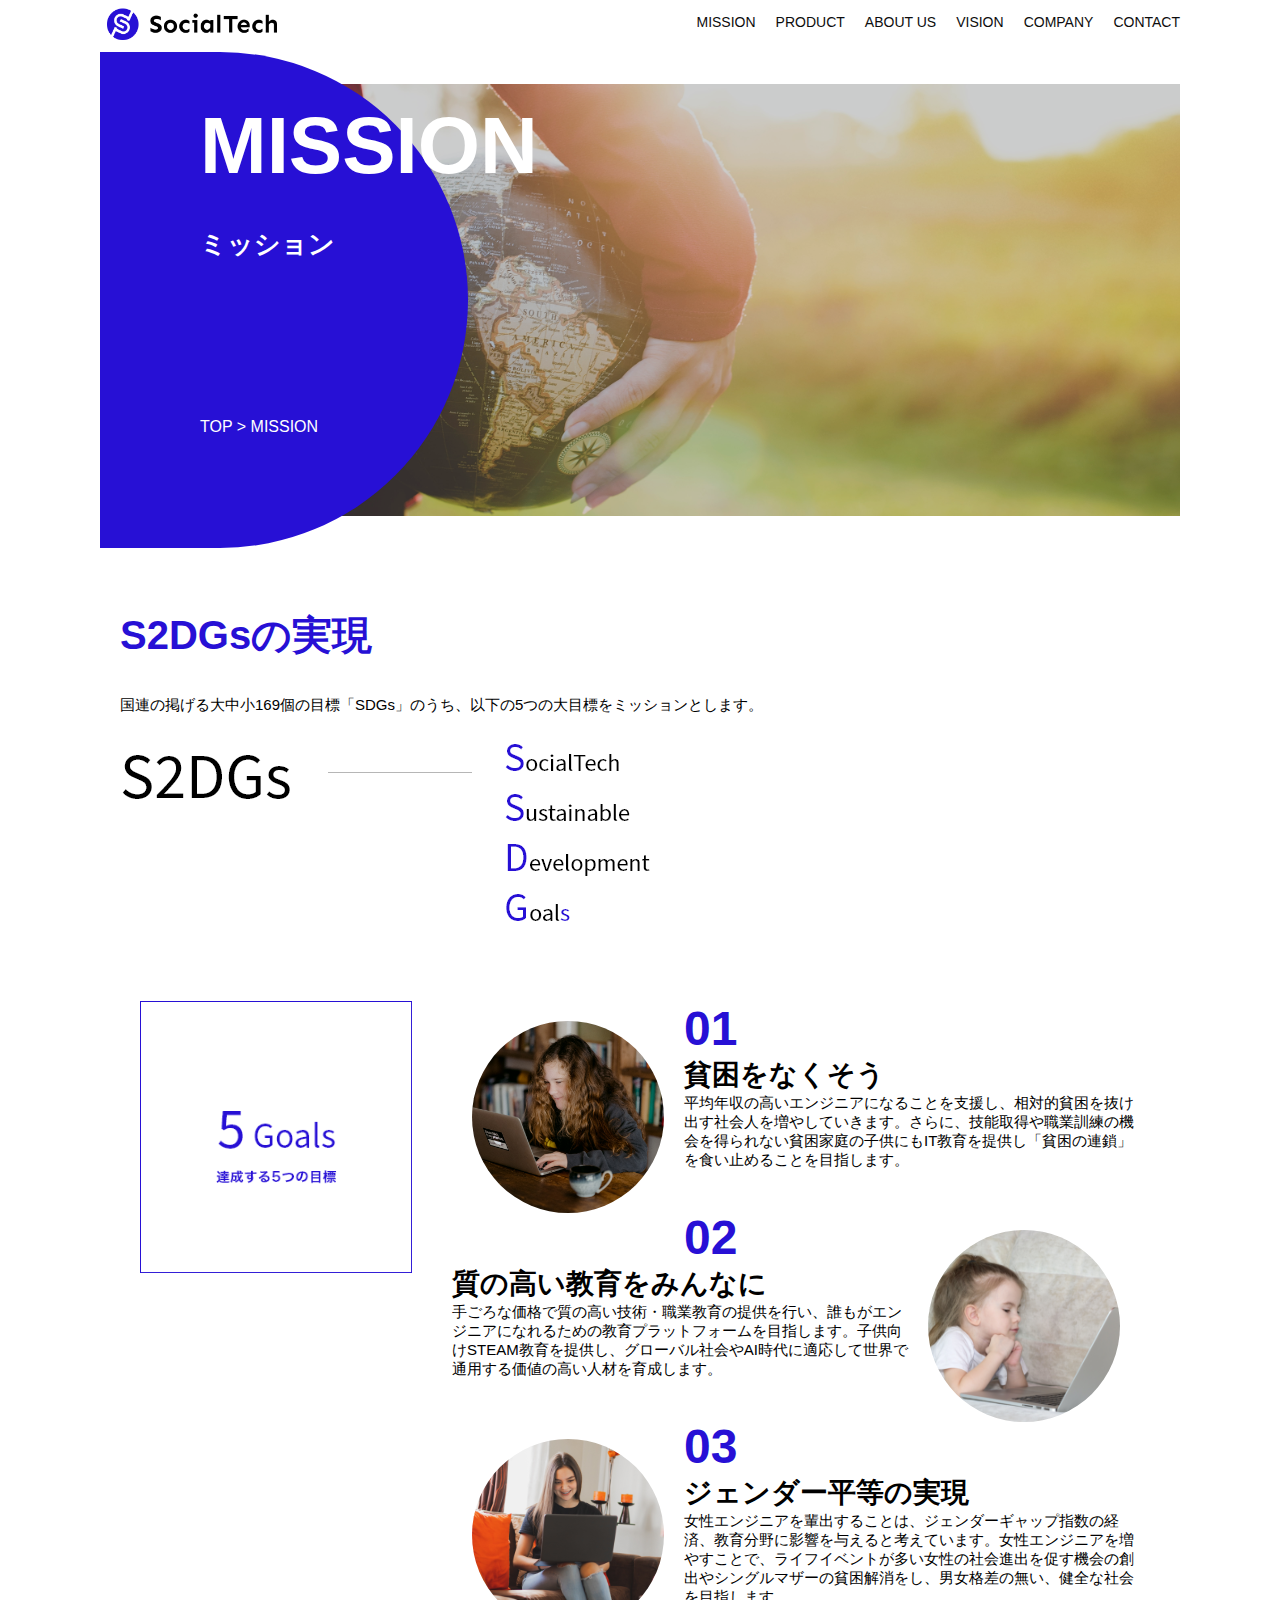
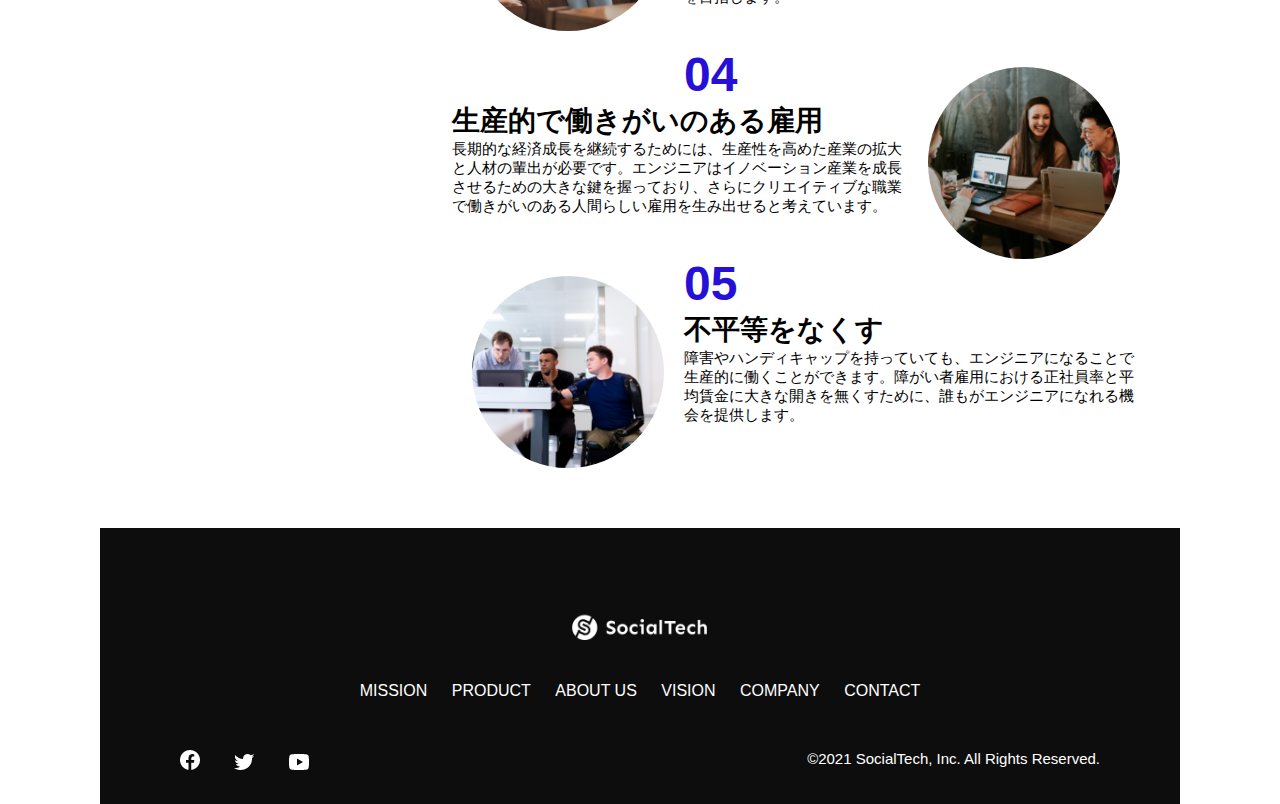
<file: kadai_tutorial_output/mission.html>
<!DOCTYPE html>
<html lang="en">
  <head>
    <meta charset="UTF-8" />
    <meta name="viewport" content="width=device-width, initial-scale=1.0" />
    <title>SocialTech - MISSION ミッション -</title>
    <link rel="stylesheet" href="style.css" />
    <meta
      name="description"
      content="SocialTechが目指す5つの目標（S2DGs）を紹介します"
    />
  </head>
  <body>
    <header>
      <a href="index.html" id="logo">
        <img src="images/logo.png" alt="トップページに戻る" />
      </a>

      <nav id="nav-pc">
        <ul>
          <li><a href="mission.html">MISSION</a></li>
          <li><a href="product.html">PRODUCT</a></li>
          <li><a href="index.html#aboutus">ABOUT US</a></li>
          <li><a href="index.html#vision">VISION</a></li>
          <li><a href="index.html#company">COMPANY</a></li>
          <li><a href="index.html#contact">CONTACT</a></li>
        </ul>
      </nav>

      <!-- スマホ用メニューボタン -->
      <button
        id="menu-sp"
        onclick="document.getElementById('nav-sp').style.display='block'"
      >
        <img src="images/button-menu.png" alt="ナビゲーションを開く" />
      </button>

      <div id="nav-sp">
        <button
          id="close"
          onclick="document.getElementById('nav-sp').style.display='none'"
        >
          <img src="images/button-close.png" alt="ナビゲーションを閉じる" />
        </button>

        <nav>
          <ul>
            <li>
              <a
                id="logo-sp"
                href="index.html"
                onclick="document.getElementById('nav-sp').style.display='none'"
                ><img src="images/logo-sp.png" alt="トップページに戻る"
              /></a>
            </li>
            <li>
              <a
                class="menu"
                href="mission.html"
                onclick="document.getElementById('nav-sp').style.display='none'"
                >MISSION</a
              >
            </li>
            <li>
              <a
                class="menu"
                href="product.html"
                onclick="document.getElementById('nav-sp').style.display='none'"
                >PRODUCT</a
              >
            </li>
            <li>
              <a
                class="menu"
                href="index.html#aboutus"
                onclick="document.getElementById('nav-sp').style.display='none'"
                >ABOUT US</a
              >
            </li>
            <li>
              <a
                class="menu"
                href="index.html#vision"
                onclick="document.getElementById('nav-sp').style.display='none'"
                >VISION</a
              >
            </li>
            <li>
              <a
                class="menu"
                href="index.html#company"
                onclick="document.getElementById('nav-sp').style.display='none'"
                >COMPANY</a
              >
            </li>
            <li>
              <a
                class="menu"
                href="index.html#contact"
                onclick="document.getElementById('nav-sp').style.display='none'"
                >CONTACT</a
              >
            </li>
          </ul>
        </nav>

        <div id="sns">
          <a href="https://www.facebook.com/sejuku2013">
            <img src="images/button-facebook.png" alt="Facebookのリンク" />
          </a>
          <a href="https://twitter.com/samuraijuku">
            <img src="images/button-twitter.png" alt="Twitterのリンク" />
          </a>
          <a href="https://www.youtube.com/channel/uccf0Q05aDK0xXam4cUQXT8g">
            <img src="images/button-youtube.png" alt="YouTubeのリンク" />
          </a>
        </div>
      </div>
    </header>

    <main>
      <article>
        <section id="mission-main">
          <div class="mission-main-inner">
            <div id="mission-title">
              <h1>MISSION<br /><span>ミッション</span></h1>
              <p>TOP > MISSION</p>
            </div>
          </div>
        </section>

        <section id="mission-s2dgs">
          <h2 class="mission-h2">S2DGsの実現</h2>
          <p>
            国連の掲げる大中小169個の目標「SDGs」のうち、以下の5つの大目標をミッションとします。
          </p>
          <img src="images/mission/mission-s2dgs.png" alt="S2DGs" />
        </section>

        <section id="mission-five-goals">
          <div class="five-goals-image">
            <img src="images/mission/mission-5goals.png" alt="5Goals" />
          </div>
          <div class="five-goals-read">
            <div>
              <img
                class="fivegoals-image-left"
                src="images/mission/mission-5goals01.png"
                alt="PCを操作する女の子"
              />
              <span class="fivegoals-number">01</span>
              <h3 class="fivegoals-h3">貧困をなくそう</h3>
              <p class="fivegoals-p">
                平均年収の高いエンジニアになることを支援し、相対的貧困を抜け出す社会人を増やしていきます。さらに、技能取得や職業訓練の機会を得られない貧困家庭の子供にもIT教育を提供し「貧困の連鎖」を食い止めることを目指します。
              </p>
            </div>

            <div>
              <img
                class="fivegoals-image-right"
                src="images/mission/mission-5goals02.png"
                alt="PCを操作する女の子"
              />
              <span class="fivegoals-number">02</span>
              <h3 class="fivegoals-h3">質の高い教育をみんなに</h3>
              <p class="fivegoals-p">
                手ごろな価格で質の高い技術・職業教育の提供を行い、誰もがエンジニアになれるための教育プラットフォームを目指します。子供向けSTEAM教育を提供し、グローバル社会やAI時代に適応して世界で通用する価値の高い人材を育成します。
              </p>
            </div>

            <div>
              <img
                class="fivegoals-image-left"
                src="images/mission/mission-5goals03.png"
                alt="PCを操作する女の子"
              />
              <span class="fivegoals-number">03</span>
              <h3 class="fivegoals-h3">ジェンダー平等の実現</h3>
              <p class="fivegoals-p">
                女性エンジニアを輩出することは、ジェンダーギャップ指数の経済、教育分野に影響を与えると考えています。女性エンジニアを増やすことで、ライフイベントが多い女性の社会進出を促す機会の創出やシングルマザーの貧困解消をし、男女格差の無い、健全な社会を目指します。
              </p>
            </div>

            <div>
              <img
                class="fivegoals-image-right"
                src="images/mission/mission-5goals04.png"
                alt="PCを操作する女の子"
              />
              <span class="fivegoals-number">04</span>
              <h3 class="fivegoals-h3">生産的で働きがいのある雇用</h3>
              <p class="fivegoals-p">
                長期的な経済成長を継続するためには、生産性を高めた産業の拡大と人材の輩出が必要です。エンジニアはイノベーション産業を成長させるための大きな鍵を握っており、さらにクリエイティブな職業で働きがいのある人間らしい雇用を生み出せると考えています。
              </p>
            </div>

            <div>
              <img
                class="fivegoals-image-left"
                src="images/mission/mission-5goals05.png"
                alt="PCを操作する女の子"
              />
              <span class="fivegoals-number">05</span>
              <h3 class="fivegoals-h3">不平等をなくす</h3>
              <p class="fivegoals-p">
                障害やハンディキャップを持っていても、エンジニアになることで生産的に働くことができます。障がい者雇用における正社員率と平均賃金に大きな開きを無くすために、誰もがエンジニアになれる機会を提供します。
              </p>
            </div>
          </div>
        </section>
      </article>
    </main>

    <footer>
      <div id="footer-logo">
        <img src="images/logo-sp.png" alt="SocialTech" />
      </div>
      <div id="footer-link">
        <a href="mission.html">MISSION</a>
        <a href="product.html">PRODUCT</a>
        <a href="index.html#aboutus">ABOUT US</a>
        <a href="index.html#vision">VISION</a>
        <a href="index.html#company">COMPANY</a>
        <a href="index.html#contact">CONTACT</a>
      </div>
      <div id="sns-footer">
        <div class="sns-btns">
          <a href="https://www.facebook.com/sejuku2013"
            ><img src="images/button-facebook.png" alt="Facebookのリンク"
          /></a>
          <a href="https://twitter.com/samuraijuku"
            ><img src="images/button-twitter.png" alt="Twitterのリンク"
          /></a>
          <a href="https://www.youtube.com/channel/UCCF0Q05aDK0xXam4cUQXT8g"
            ><img src="images/button-youtube.png" alt="YouTubeのリンク"
          /></a>
        </div>
        <p id="copyright">&copy;2021 SocialTech, Inc. All Rights Reserved.</p>
      </div>
    </footer>
  </body>
</html>
</file>
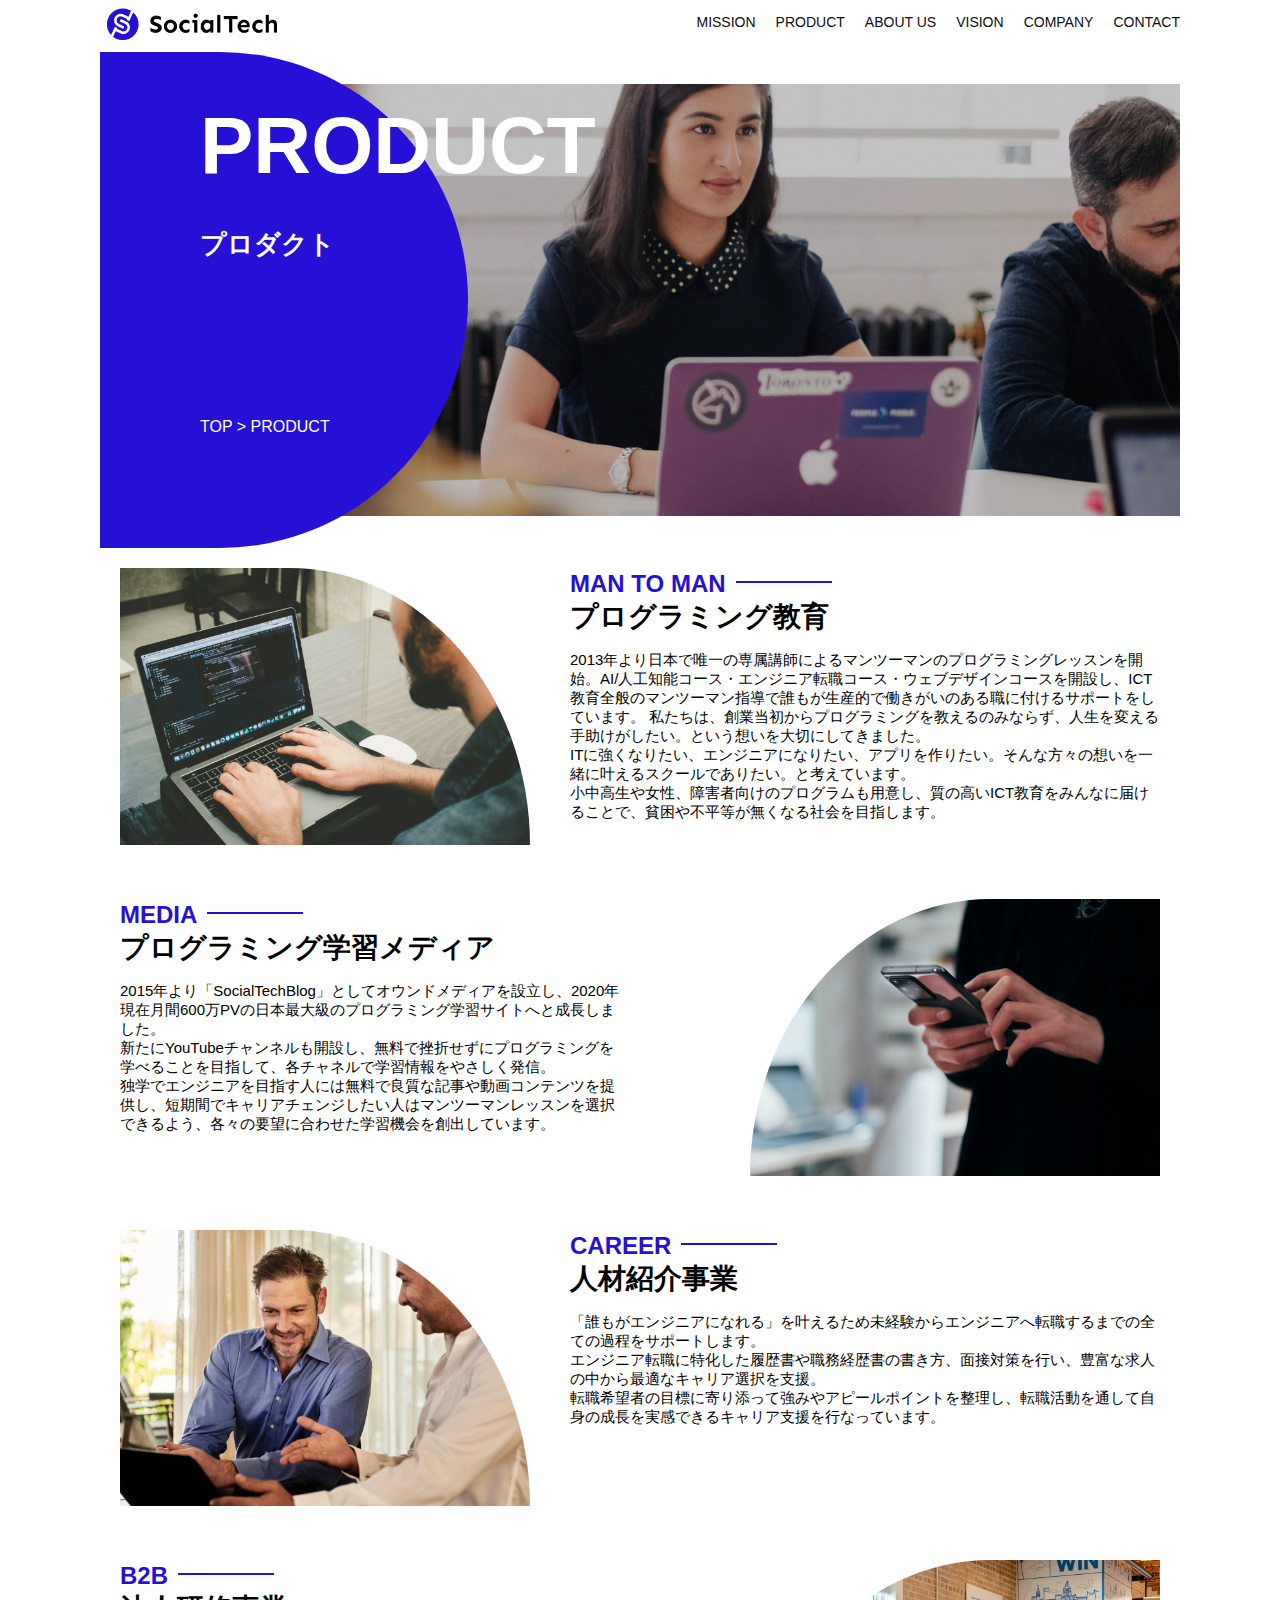
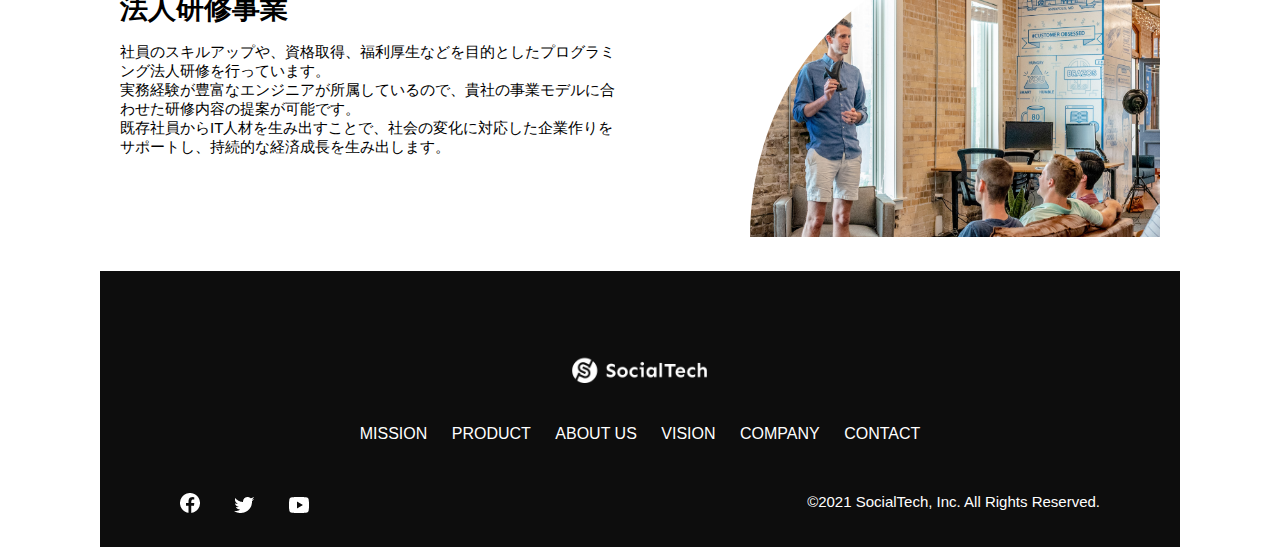
<file: kadai_tutorial_output/product.html>
<!DOCTYPE html>
<html lang="en">
  <head>
    <meta charset="UTF-8" />
    <meta name="viewport" content="width=device-width, initial-scale=1.0" />
    <title>SocialTech -PRODUCT プロダクト-</title>
    <link rel="stylesheet" href="style.css" />
    <meta
      name="description"
      content="SocialTechの4つのプロダクトを紹介します"
    />
  </head>
  <body>
    <header>
      <a href="index.html" id="logo">
        <img src="images/logo.png" alt="トップページに戻る" />
      </a>

      <nav id="nav-pc">
        <ul>
          <li><a href="mission.html">MISSION</a></li>
          <li><a href="product.html">PRODUCT</a></li>
          <li><a href="index.html#aboutus">ABOUT US</a></li>
          <li><a href="index.html#vision">VISION</a></li>
          <li><a href="index.html#company">COMPANY</a></li>
          <li><a href="index.html#contact">CONTACT</a></li>
        </ul>
      </nav>

      <!-- スマホ用メニューボタン -->
      <button
        id="menu-sp"
        onclick="document.getElementById('nav-sp').style.display='block'"
      >
        <img src="images/button-menu.png" alt="ナビゲーションを開く" />
      </button>

      <div id="nav-sp">
        <button
          id="close"
          onclick="document.getElementById('nav-sp').style.display='none'"
        >
          <img src="images/button-close.png" alt="ナビゲーションを閉じる" />
        </button>

        <nav>
          <ul>
            <li>
              <a
                id="logo-sp"
                href="index.html"
                onclick="document.getElementById('nav-sp').style.display='none'"
                ><img src="images/logo-sp.png" alt="トップページに戻る"
              /></a>
            </li>
            <li>
              <a
                class="menu"
                href="mission.html"
                onclick="document.getElementById('nav-sp').style.display='none'"
                >MISSION</a
              >
            </li>
            <li>
              <a
                class="menu"
                href="product.html"
                onclick="document.getElementById('nav-sp').style.display='none'"
                >PRODUCT</a
              >
            </li>
            <li>
              <a
                class="menu"
                href="index.html#aboutus"
                onclick="document.getElementById('nav-sp').style.display='none'"
                >ABOUT US</a
              >
            </li>
            <li>
              <a
                class="menu"
                href="index.html#vision"
                onclick="document.getElementById('nav-sp').style.display='none'"
                >VISION</a
              >
            </li>
            <li>
              <a
                class="menu"
                href="index.html#company"
                onclick="document.getElementById('nav-sp').style.display='none'"
                >COMPANY</a
              >
            </li>
            <li>
              <a
                class="menu"
                href="index.html#contact"
                onclick="document.getElementById('nav-sp').style.display='none'"
                >CONTACT</a
              >
            </li>
          </ul>
        </nav>

        <div id="sns">
          <a href="https://www.facebook.com/sejuku2013">
            <img src="images/button-facebook.png" alt="Facebookのリンク" />
          </a>
          <a href="https://twitter.com/samuraijuku">
            <img src="images/button-twitter.png" alt="Twitterのリンク" />
          </a>
          <a href="https://www.youtube.com/channel/uccf0Q05aDK0xXam4cUQXT8g">
            <img src="images/button-youtube.png" alt="YouTubeのリンク" />
          </a>
        </div>
      </div>
    </header>

    <main>
      <article>
        <section id="product-main">
          <div class="product-main-inner">
            <div id="product-title">
              <h1>PRODUCT<br /><span>プロダクト</span></h1>
              <p>TOP > PRODUCT</p>
            </div>
          </div>
        </section>

        <section class="product-section product-section-left">
          <div class="product-section-img">
            <img
              src="images/product/product-mantoman.png"
              alt="PCでコードを書く男性"
            />
          </div>
          <div class="product-read">
            <h2 class="product-h2">MAN TO MAN</h2>
            <h3 class="product-h3">プログラミング教育</h3>
            <p>
              2013年より日本で唯一の専属講師によるマンツーマンのプログラミングレッスンを開始。AI/人工知能コース・エンジニア転職コース・ウェブデザインコースを開設し、ICT教育全般のマンツーマン指導で誰もが生産的で働きがいのある職に付けるサポートをしています。
              私たちは、創業当初からプログラミングを教えるのみならず、人生を変える手助けがしたい。という想いを大切にしてきました。<br />ITに強くなりたい、エンジニアになりたい、アプリを作りたい。そんな方々の想いを一緒に叶えるスクールでありたい。と考えています。<br />小中高生や女性、障害者向けのプログラムも用意し、質の高いICT教育をみんなに届けることで、貧困や不平等が無くなる社会を目指します。
            </p>
          </div>
        </section>

        <section class="product-section product-section-right">
          <div class="product-read">
            <h2 class="product-h2">MEDIA</h2>
            <h3 class="product-h3">プログラミング学習メディア</h3>
            <p>
              2015年より「SocialTechBlog」としてオウンドメディアを設立し、2020年現在月間600万PVの日本最大級のプログラミング学習サイトへと成長しました。<br />新たにYouTubeチャンネルも開設し、無料で挫折せずにプログラミングを学べることを目指して、各チャネルで学習情報をやさしく発信。<br />独学でエンジニアを目指す人には無料で良質な記事や動画コンテンツを提供し、短期間でキャリアチェンジしたい人はマンツーマンレッスンを選択できるよう、各々の要望に合わせた学習機会を創出しています。
            </p>
          </div>
          <div class="product-section-img">
            <img
              src="images/product/product-media.png"
              alt="スマートフォンを操作する人"
            />
          </div>
        </section>

        <section class="product-section product-section-left">
          <div class="product-section-img">
            <img
              src="images/product/product-career.png"
              alt="笑顔で話し合う2人の男性"
            />
          </div>
          <div class="product-read">
            <h2 class="product-h2">CAREER</h2>
            <h3 class="product-h3">人材紹介事業</h3>
            <p>
              「誰もがエンジニアになれる」を叶えるため未経験からエンジニアへ転職するまでの全ての過程をサポートします。<br />エンジニア転職に特化した履歴書や職務経歴書の書き方、面接対策を行い、豊富な求人の中から最適なキャリア選択を支援。<br />転職希望者の目標に寄り添って強みやアピールポイントを整理し、転職活動を通して自身の成長を実感できるキャリア支援を行なっています。<br />
            </p>
          </div>
        </section>

        <section class="product-section product-section-right">
          <div class="product-read">
            <h2 class="product-h2">B2B</h2>
            <h3 class="product-h3">法人研修事業</h3>
            <p>
              社員のスキルアップや、資格取得、福利厚生などを目的としたプログラミング法人研修を行っています。<br />実務経験が豊富なエンジニアが所属しているので、貴社の事業モデルに合わせた研修内容の提案が可能です。<br />既存社員からIT人材を生み出すことで、社会の変化に対応した企業作りをサポートし、持続的な経済成長を生み出します。
            </p>
          </div>
          <div class="product-section-img">
            <img
              src="images/product/product-b2b.png"
              alt="公演中の男性とそれを聴く人々"
            />
          </div>
        </section>
      </article>
    </main>

    <footer>
      <div id="footer-logo">
        <img src="images/logo-sp.png" alt="SocialTech" />
      </div>
      <div id="footer-link">
        <a href="mission.html">MISSION</a>
        <a href="product.html">PRODUCT</a>
        <a href="index.html#aboutus">ABOUT US</a>
        <a href="index.html#vision">VISION</a>
        <a href="index.html#company">COMPANY</a>
        <a href="index.html#contact">CONTACT</a>
      </div>
      <div id="sns-footer">
        <div class="sns-btns">
          <a href="https://www.facebook.com/sejuku2013"
            ><img src="images/button-facebook.png" alt="Facebookのリンク"
          /></a>
          <a href="https://twitter.com/samuraijuku"
            ><img src="images/button-twitter.png" alt="Twitterのリンク"
          /></a>
          <a href="https://www.youtube.com/channel/UCCF0Q05aDK0xXam4cUQXT8g"
            ><img src="images/button-youtube.png" alt="YouTubeのリンク"
          /></a>
        </div>
        <p id="copyright">&copy;2021 SocialTech, Inc. All Rights Reserved.</p>
      </div>
    </footer>
  </body>
</html>
</file>
<file: kadai_tutorial_output/style.css>
* {
  box-sizing: border-box;
}

p {
  font-size: 15px;
}

body {
  font-family:
    'Source Sans Pro', 'Hiragino Kaku Gothic ProN', Meiryo, Arial, sans-serif;
  max-width: 1080px;
  margin: 0 auto;
}

/* header */
header {
  display: flex;
  justify-content: space-between;
}

#nav-pc {
  font-size: 14px;
}

#nav-pc ul {
  display: flex;
  padding-left: 0;
}

#nav-pc ul li {
  list-style: none;
}

#nav-pc a {
  text-decoration: none;
  margin-left: 20px;
  color: #0d0d0d;
}

#nav-pc a:hover {
  text-decoration: underline;
}

/* PCカルーセル */
.carousel {
  margin: 0 20px;
}

.carouselImg {
  width: 100%;
}

/* メインビジュアル */
#main-visual {
  position: relative;
  height: 400px;
}

#main-message {
  position: absolute;
  top: 0;
  left: 0;
  background-color: #2710d5;
  color: #ffffff;
  border-bottom-right-radius: 476px;
  max-width: 620px;
  width: 100%;
  height: 100%;
  z-index: 11;
}

#main-visual h1 {
  font-size: 60px;
  margin: 100px 0 0 50px;
}

#main-visual p {
  font-size: 28px;
  margin: 0 0 0 50px;
}

#main-visual img {
  max-width: 620px;
  border-top-left-radius: 476px;
  position: absolute;
  top: 0;
  right: 0;
  z-index: 10;
}

/* 見出し */
h2 {
  margin-top: 40px;
}

h2::after {
  content: url('images/line.png');
  margin-left: 10px;
}

h3 {
  font-size: 27px;
}

/* ミッション */
#mission {
  margin: 80px auto;
}

#mission-flex {
  display: flex;
}

#mission-flex > div {
  width: 50%;
  margin: 20px;
}

#mission-photo {
  width: 100%;
}

#s2dgs {
  margin-top: 50px;
  width: 100%;
}

/* プロダクト */
#product {
  background-color: #fafafa;
  margin: 80px 0;
  padding: 10px 40px;
}

#product .product-flex {
  margin-top: 40px;
  display: flex;
}

#product #product-left {
  width: 50%;
  margin: 0 20px 0 0;
}

#product #product-right {
  width: 50%;
  margin: 80px 0 0 20px;
}

#product-left > div {
  position: relative;
  height: 480px;
  margin: 0 20px 0 0;
}

#product-right > div {
  position: relative;
  height: 480px;
  margin: 0 0 20px 0;
}

.product-photo {
  width: 100%;
}

.product-explain {
  background-color: #ffffff;
  position: absolute;
  left: 0;
  bottom: 50px;
  margin: 0 40px;
  padding: 20px;
  box-shadow: 5px 5px 10px rgba(0, 0, 0, 0.05);
}

.product-explain > span {
  color: #2710d5;
  font-weight: bold;
  font-size: 16px;
  margin: 0;
}

.product-explain > h3 {
  margin: 5px 0;
}

.product-explain > p {
  font-size: 14px;
  margin: 0;
}

#product-more {
  text-align: center;
}

#product-more a {
  position: relative;
  bottom: -42px;
}

/* aboutus */
#aboutus {
  margin: 80px auto;
}

#aboutus > div {
  display: flex;
}

.culture-img {
  width: 50%;
  align-self: flex-start;
}

.culture-img2 {
  margin-top: 50px;
  width: 100%;
}

.culture-table {
  margin-right: 50px;
}

.culture-num {
  font-size: 80px;
  color: #2710d5;
  padding-right: 20px;
}

.culture-table th {
  text-align: left;
  font-size: 28px;
  font-weight: bold;
}

.culture-en {
  color: #2710d5;
  font-size: 24px;
}

.culture-description {
  margin: 0;
}

/* ビジョン */
#vision {
  margin: 80px auto;
}

#vision > div {
  display: flex;
  justify-content: space-between;
  flex-wrap: wrap;
}

#vision .vision-box {
  width: 300px;
  height: 300px;
  margin-bottom: 30px;
  position: relative;
}

.vision-box > img {
  width: 100%;
  position: relative;
  z-index: 30;
}

.vision-box > div {
  position: absolute;
  top: 0;
  left: 0;
  z-index: 31;
  margin-right: 20px;
}

.vision-box > div > h4 {
  color: #2710d5;
  font-size: 19px;
  margin: 0;
  margin-top: 80px;
}

.vision-box > div > h4::first-letter {
  font-size: 40px;
}

.vision-box > div > h5 {
  font-size: 20px;
  margin: 0;
}

.vision-box > div > p {
  margin-top: 10px;
}

#company {
  margin: 80px auto;
}

#company-table {
  width: 100%;
}

.tableheader {
  text-align: left;
  padding: 20px;
  border-bottom-color: #2710d5;
  border-bottom-width: 1px;
  border-bottom-style: solid;
  width: 100px;
}

.tableheader-first {
  border-top-color: #2710d5;
  border-top-width: 1px;
  border-top-style: solid;
}

.cell {
  padding: 30px;
  border-bottom-color: #ececec;
  border-bottom-width: 1px;
  border-bottom-style: solid;
}

#company > iframe {
  width: 100%;
  height: 368px;
  margin: 40px 0;
}

/* お問い合わせ */
#contact {
  margin: 80px auto;
}

#contact > form > div {
  display: flex;
  flex-direction: row;
  flex-wrap: wrap;
  padding-bottom: 30px;
}

.contact-heading {
  width: 240px;
  align-self: center;
}

.contact-label {
  font-weight: bold;
}

.contact-span {
  color: #ce2222;
  margin-left: 20px;
  font-weight: bold;
}

.contact-textbox {
  border: 0;
  border-bottom-width: 1px;
  border-bottom-color: #707070;
  border-style: solid;
  background-color: #fafafa;
  width: 400px;
  height: 56px;
}

.contact-textarea {
  border: 0;
  border-bottom-width: 1px;
  border-bottom-color: #707070;
  background-color: #fafafa;
  width: 400px;
  height: 200px;
}

#contact dt {
  font-weight: bold;
}

#contact dd {
  margin: 0 0 16px 0;
}

#contact dd p {
  margin: 0;
}

#contact dd ul {
  padding-left: 0;
}

#contact dd li {
  margin-bottom: 0;
  list-style: none;
}

#contact > form > div {
  display: flex;
  flex-direction: row;
  flex-wrap: wrap;
  padding-bottom: 30px;
}
/* フッター */
footer {
  background-color: #0d0d0d;
  text-align: center;
  padding: 80px 80px 30px 80px;
}

#footer-logo {
  margin-bottom: 30px;
}

#footer-link {
  margin-bottom: 50px;
}

#footer-link > a {
  text-decoration: none;
  margin: 10px;
  color: #ffffff;
}

#footer-link > a:hover {
  text-decoration: underline;
}

#sns-footer {
  display: flex;
  justify-content: space-between;
}

#sns-footer a {
  margin-right: 30px;
}

#copyright {
  color: #ffffff;
  margin: 0;
}

/* mission.html用スタイル */
/* ミッションのメインビジュアル */
.mission-main-inner {
  background: url('images/mission/mission-main.png') no-repeat;
  background-position-y: center;
}

#mission-title {
  background-color: #2710d5;
  width: 368px;
  color: #ffffff;
  height: 496px;
  border-radius: 0 248px 248px 0;
  position: relative;
}

#mission-title h1 {
  position: absolute;
  top: 0;
  left: 100px;
  font-size: 80px;
  line-height: 1;
}

#mission-title h1 span {
  font-size: 26px;
}

#mission-title > p {
  position: absolute;
  top: 350px;
  left: 100px;
  font-size: 16px;
}

/* ミッションページの5Goalsセクション */
#mission-s2dgs {
  padding: 20px;
}

.mission-h2 {
  color: #2710d5;
  font-size: 40px;
}

.mission-h2::after {
  content: none;
}

#mission-five-goals {
  padding: 20px;
  display: flex;
}

#mission-five-goals .five-goals-image {
  width: 30%;
  padding: 20px;
}

#mission-five-goals .five-goals-image img {
  width: 100%;
}

#mission-five-goals .five-goals-read {
  width: 70%;
  padding: 20px;
}

#mission-five-goals .five-goals-read > div {
  margin-bottom: 40px;
}

.fivegoals-image-right {
  float: right;
  margin: 20px;
}

.fivegoals-image-left {
  float: left;
  margin: 20px;
}

.fivegoals-number {
  color: #2710d5;
  font-size: 48px;
  font-weight: bold;
  margin: 0;
}

.fivegoals-h3 {
  font-size: 28px;
  margin: 0;
}

.fivegoals-p {
  margin: 0;
}

/* プロダクトページ */
/* プロダクトページのメインビジュアル */
.product-main-inner {
  background: url('images/product/product-main.png') no-repeat;
  background-position-y: center;
}

#product-title {
  background-color: #2710d5;
  width: 368px;
  color: #ffffff;
  height: 496px;
  border-radius: 0 248px 248px 0;
  position: relative;
}

#product-title h1 {
  position: absolute;
  top: 0;
  left: 100px;
  font-size: 80px;
  line-height: 1;
}

#product-title h1 span {
  font-size: 26px;
}

#product-title > p {
  position: absolute;
  top: 350px;
  left: 100px;
  font-size: 16px;
}

/* プロダクトページ　メインコンテンツ */
.product-section {
  display: flex;
  padding: 20px 20px 0;
}

.product-section .product-section-img {
  width: 450px;
}

.product-section-left .product-section-img img {
  width: 100%;
  padding: 0 40px 30px 0;
  border-radius: 0 432px 0 0;
}

.product-section-left .product-read {
  width: 50%;
  flex-grow: 1;
}

.product-section-left .product-read p {
  margin-bottom: 0;
}

.product-section-right {
  justify-content: space-between;
}

.product-section-right .product-section-img img {
  width: 100%;
  padding: 0 0 30px 40px;
  border-radius: 432px 0 0 0;
}

.product-section-right .product-read {
  width: 500px;
}

.product-h2 {
  color: #2710d5;
  font-size: 24px;
  margin: 0;
}

.product-h3 {
  font-size: 28px;
  margin: 0;
}

/* pc用画面の際にスマホ用ナビを非表示 */
#nav-sp,
#menu-sp {
  display: none;
}

/* 画像幅が767px以下のとき */
@media screen and (max-width: 767px) {
  #nav-pc {
    display: none;
  }

  #menu-sp {
    display: block;
    background-color: transparent;
    padding: 0;
    border: none;
    position: absolute;
    top: 0px;
    right: 0px;
  }

  #nav-sp {
    background-color: #2710d5;
    position: fixed;
    left: 0;
    top: 0;
    width: 100%;
    height: 100%;
    display: none;
    z-index: 100;
  }

  #close {
    position: absolute;
    top: 20px;
    right: 20px;
    background-color: transparent;
    border: none;
  }

  #nav-sp ul {
    padding: 0;
  }

  #nav-sp li {
    list-style: none;
  }

  #logo-sp {
    margin: 80px 0 30px 20px;
  }

  #nav-sp nav a {
    display: block;
    color: #ffffff;
  }

  #nav-sp nav a:hover {
    text-decoration: underline;
  }

  #nav-sp .menu {
    text-decoration: none;
    margin: 0 20px;
    height: 44px;
    font-size: 16px;
    background: url('images/arrow.png') no-repeat right top;
  }

  #sns {
    position: absolute;
    bottom: 20px;
    left: 20px;
  }

  #sns > a {
    margin-right: 30px;
  }

  /* スマホ用カルーセル設定 */
  .carousel {
    margin: 0;
  }

  /* スマホ用メインビジュアル */
  #main-visual {
    position: relative;
    height: 470px;
  }

  #main-visual > div {
    text-align: center;
    height: 280px;
  }

  #main-visual h1 {
    font-size: 28px;
    margin: 90px 0 0 0;
  }

  #main-visual > div > p {
    margin: 0;
    font-size: 15px;
  }

  #main-visual > img {
    width: 100%;
    border-radius: 476px 0 0 0;
    top: auto;
    bottom: 0;
  }

  /* スマホ用　見出し */
  h2 {
    margin: 15px 0;
  }

  h3 {
    font-size: 24px;
    margin: 10px 0 0 0;
  }

  /* スマホ用　ミッション */
  #mission {
    margin: 20px 0;
    padding: 0 20px;
  }

  #mission-flex {
    flex-direction: column;
  }

  #mission-flex > div {
    width: 100%;
    margin: 0;
  }

  /* スマホ用　プロダクト */
  #product {
    margin: 0;
    padding: 10px 20px 0 20px;
  }

  #product .product-flex {
    flex-direction: column;
    margin-top: 0;
  }

  #product #product-left,
  #product #product-right {
    width: 100%;
    margin: 0;
    margin-left: 0;
  }

  #product-left > div,
  #product-right > div {
    height: auto;
    margin: 0;
    width: 100%;
  }

  .product-explain {
    position: relative;
    margin: 0;
  }

  .product-explain > h3 {
    margin: 10px 0;
    font-size: 24px;
  }

  #product-more {
    text-align: left;
  }

  /* ABOUT US */
  #aboutus {
    margin: 80px 20px;
  }

  #aboutus > div {
    flex-direction: column;
  }

  .culture-table th {
    font-size: 16px;
  }

  .culture-table {
    margin-right: 0;
    padding-right: 20px;
    order: 2;
  }

  .culture-img {
    width: 100%;
    order: 1;
  }

  .culture-img2 {
    margin-top: 0;
  }

  .culture-num {
    padding: 0;
  }

  .culture-description {
    margin: 0;
  }

  /* ビジョン */
  #vision {
    margin: 80px 20px;
  }

  .vision-box > img {
    position: absolute;
    top: 0;
    left: 0;
  }
  #vision div {
    display: block;
  }

  .vision-box > div > h4 {
    margin: 60px 0 0 0;
  }

  /* company */
  #company {
    margin: 0 20px;
  }

  #company > h3 {
    margin-bottom: 20px;
  }

  .tableheader {
    width: 50px;
  }

  .cell {
    padding: 20px;
  }

  #company > iframe {
    height: 240px;
  }

  /* お問い合わせ */
  #contact {
    margin: 80px 20px;
  }

  #contact > h3 {
    margin-bottom: 20px;
  }

  #contact > form > div {
    display: block;
    margin-bottom: 20px;
  }

  .contact-heading {
    align-self: auto;
    margin-bottom: 20px;
  }

  .contact-textbox {
    min-width: 300px;
    width: 100%;
  }

  .contact-textarea {
    height: 150px;
    width: 100%;
  }

  .radiobutton {
    margin-bottom: 20px;
  }

  /* フッター */
  footer {
    padding: 30px 20px 50px 20px;
    text-align: left;
  }

  #footer-link > a {
    margin: 0 20px 30px 0;
    display: block;
    background: url('images/arrow.png') no-repeat right top;
  }

  #footer-link > a:hover {
    text-decoration: underline;
  }

  #sns-footer {
    flex-direction: column;
    justify-content: flex-start;
  }

  #copyright {
    font-size: 12px;
    margin-top: 30px;
  }

  /* スマートフォン用のスタイル */
  #mission-main {
    height: 256px;
    margin-top: 4%;
    position: relative;
  }

  .mission-main-inner {
    height: 80%;
    background-size: cover;
  }

  #mission-title {
    width: 136px;
    height: 256px;
    position: absolute;
    top: -10%;
  }

  #mission-title h1 {
    left: 20px;
    font-size: 40px;
  }

  #mission-title h1 span {
    font-size: 18px;
  }

  #mission-title > p {
    top: 180px;
    left: 20px;
    font-size: 13px;
  }

  /* スマホ用S2DGsセクション */
  .mission-h2 {
    font-size: 38px;
    margin: 0;
  }

  .mission-h2::after {
    content: none;
  }

  #mission-s2dgs > img {
    width: 100%;
  }

  /* スマホ用5Goalsセクション */
  #mission-five-goals {
    flex-direction: column;
  }

  #mission-five-goals > div {
    padding: 0;
  }

  #mission-five-goals .five-goals-image,
  #mission-five-goals .five-goals-read {
    width: 100%;
    padding: 0;
  }

  #mission-five-goals .five-goals-read > div {
    display: flex;
    flex-direction: column;
  }

  .fivegoals-image-right,
  .fivegoals-image-left {
    align-self: center;
  }

  /* スマホ用　プロダクトページ　メインビジュアル */
  #product-main {
    height: 256px;
    margin-top: 4%;
    position: relative;
  }

  .product-main-inner {
    height: 80%;
    background-size: cover;
  }

  #product-title {
    width: 136px;
    height: 256px;
    position: absolute;
    top: -10%;
  }

  #product-title h1 {
    left: 20px;
    font-size: 40px;
  }

  #product-title h1 span {
    font-size: 18px;
  }

  #product-title > p {
    top: 180px;
    left: 20px;
    font-size: 13px;
  }

  /* スマホ用　プロダクトページ　メインコンテンツ */
  .product-section {
    flex-direction: column;
  }

  .product-section .product-section-img {
    width: 100%;
  }

  .product-section .product-section-img img {
    width: 100%;
    padding: 0;
  }

  .product-section-left .product-section-img img {
    border-radius: 0 300px 0 0;
  }

  .product-section-left .product-read {
    width: 100%;
    flex-grow: 1;
  }

  .product-section-right .product-section-img img {
    order: 1;
    border-radius: 300px 0 0 0;
  }

  .product-section-right .product-read {
    order: 2;
    width: 100%;
  }
}
</file>
